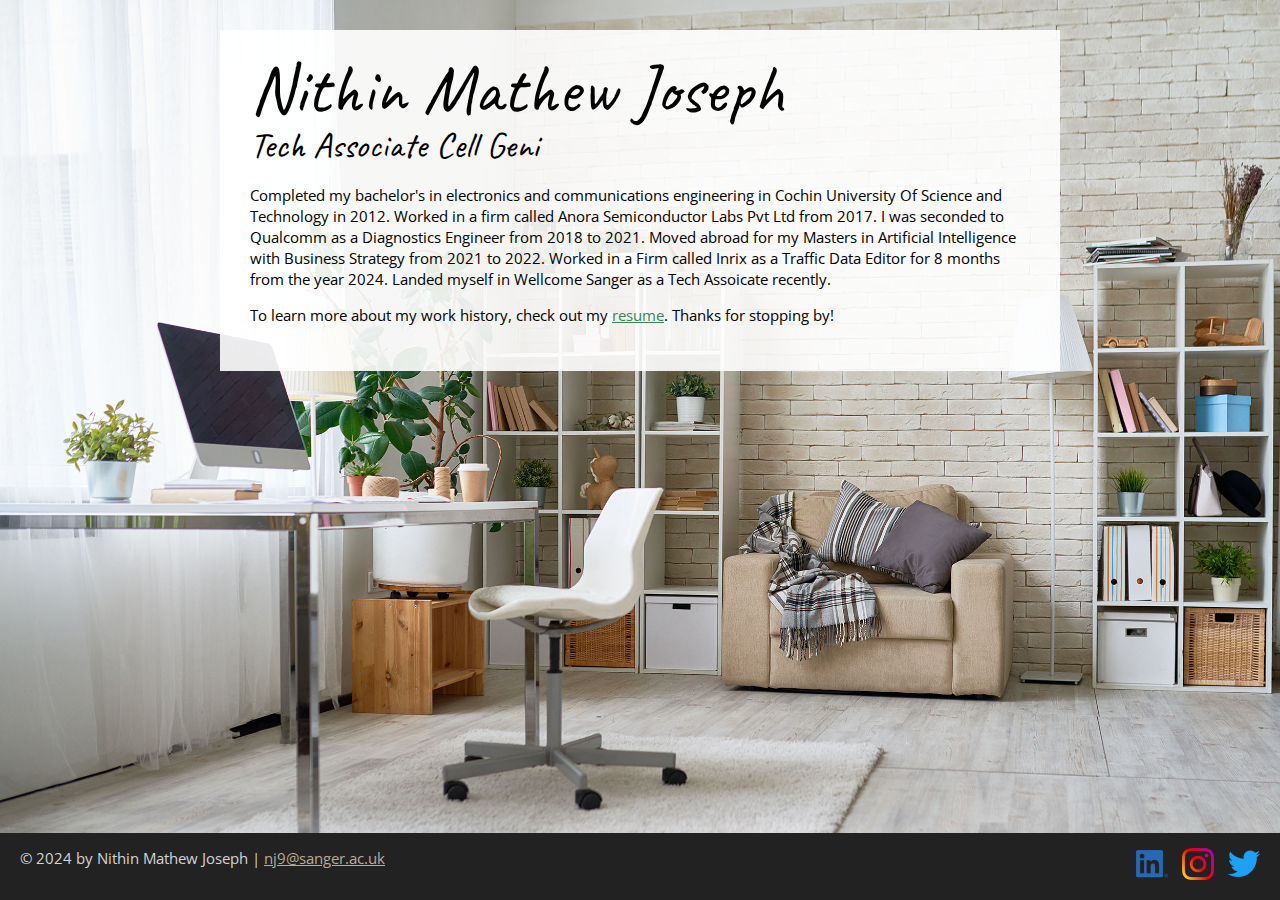
<file: index.html>
<!DOCTYPE html>
<html lang="en">
  <head>
    <meta charset="UTF-8">
    <meta name="viewport" content="width=device-width, initial-scale=1">
    <title>Nithin Mathew Joseph | Tech Associate Cell Geni</title>
    <link rel="preconnect" href="https://fonts.googleapis.com">
    <link rel="preconnect" href="https://fonts.gstatic.com" crossorigin>
    <link href="https://fonts.googleapis.com/css2?family=Caveat:wght@400..700&family=Open+Sans:ital,wght@0,300..800;1,300..800&display=swap" rel="stylesheet">
    <link rel="stylesheet" href="css/style.css">
  </head>
  <body class="home">
    <!-- //  INTRO  // -->
    <div class="content-wrapper">
      <div class="content-bg">
        <header>
          <!-- Start content edits below this line. -->
          <h1>Nithin Mathew Joseph</h1>
          <h2>Tech Associate Cell Geni</h2>

          <!-- End content edits here. -->
        </header>

        <!-- //  ABOUT ME  // -->
        <main>
          <!-- Start content edits below this line. -->
          <p>Completed my bachelor's in electronics and communications engineering in Cochin University Of Science and Technology in 2012. Worked in a firm called Anora Semiconductor Labs Pvt Ltd from 2017. I was seconded to Qualcomm as a Diagnostics Engineer from 2018 to 2021. Moved abroad for my Masters in Artificial Intelligence with Business Strategy from 2021 to 2022. Worked in a Firm called Inrix as a Traffic Data Editor for 8 months from the year 2024. Landed myself in Wellcome Sanger as a Tech Assoicate recently. </p>
          <p>To learn more about my work history, check out my <a href="resume.html"> resume</a>. Thanks for stopping by!</p>

          <!-- End content edits here. -->
        </main>
      </div>
    </div>

    <!-- //  FOOTER INFO, SOCIAL MEDIA  // -->
    <footer>
      <!-- Start content edits below this line. -->
      <p>© 2024 by Nithin Mathew Joseph | <a href="mailto:nj9@sanger.ac.uk">nj9@sanger.ac.uk</a></p>

      <!-- Add or remove any networks. -->
      <ul class="socials">
        <li>
          <a href="https://www.linkedin.com/in/nithin-mathew-joseph/" target="_blank"><img src="images/icon-logo-linkedin.png" alt="LinkedIn"></a>
        </li>
        <li>
          <a href="https://www.instagram.com/" target="_blank"><img src="images/icon-logo-instagram.png" alt="Instagram"></a>
        </li>
        <li>
          <a href="https://x.com/?lang=en" target="_blank"><img src="images/icon-logo-twitter.png" alt="Twitter"></a>
        </li>
      </ul>
      <!-- End content edits here. -->
    </footer>
  </body>
</html>
</file>
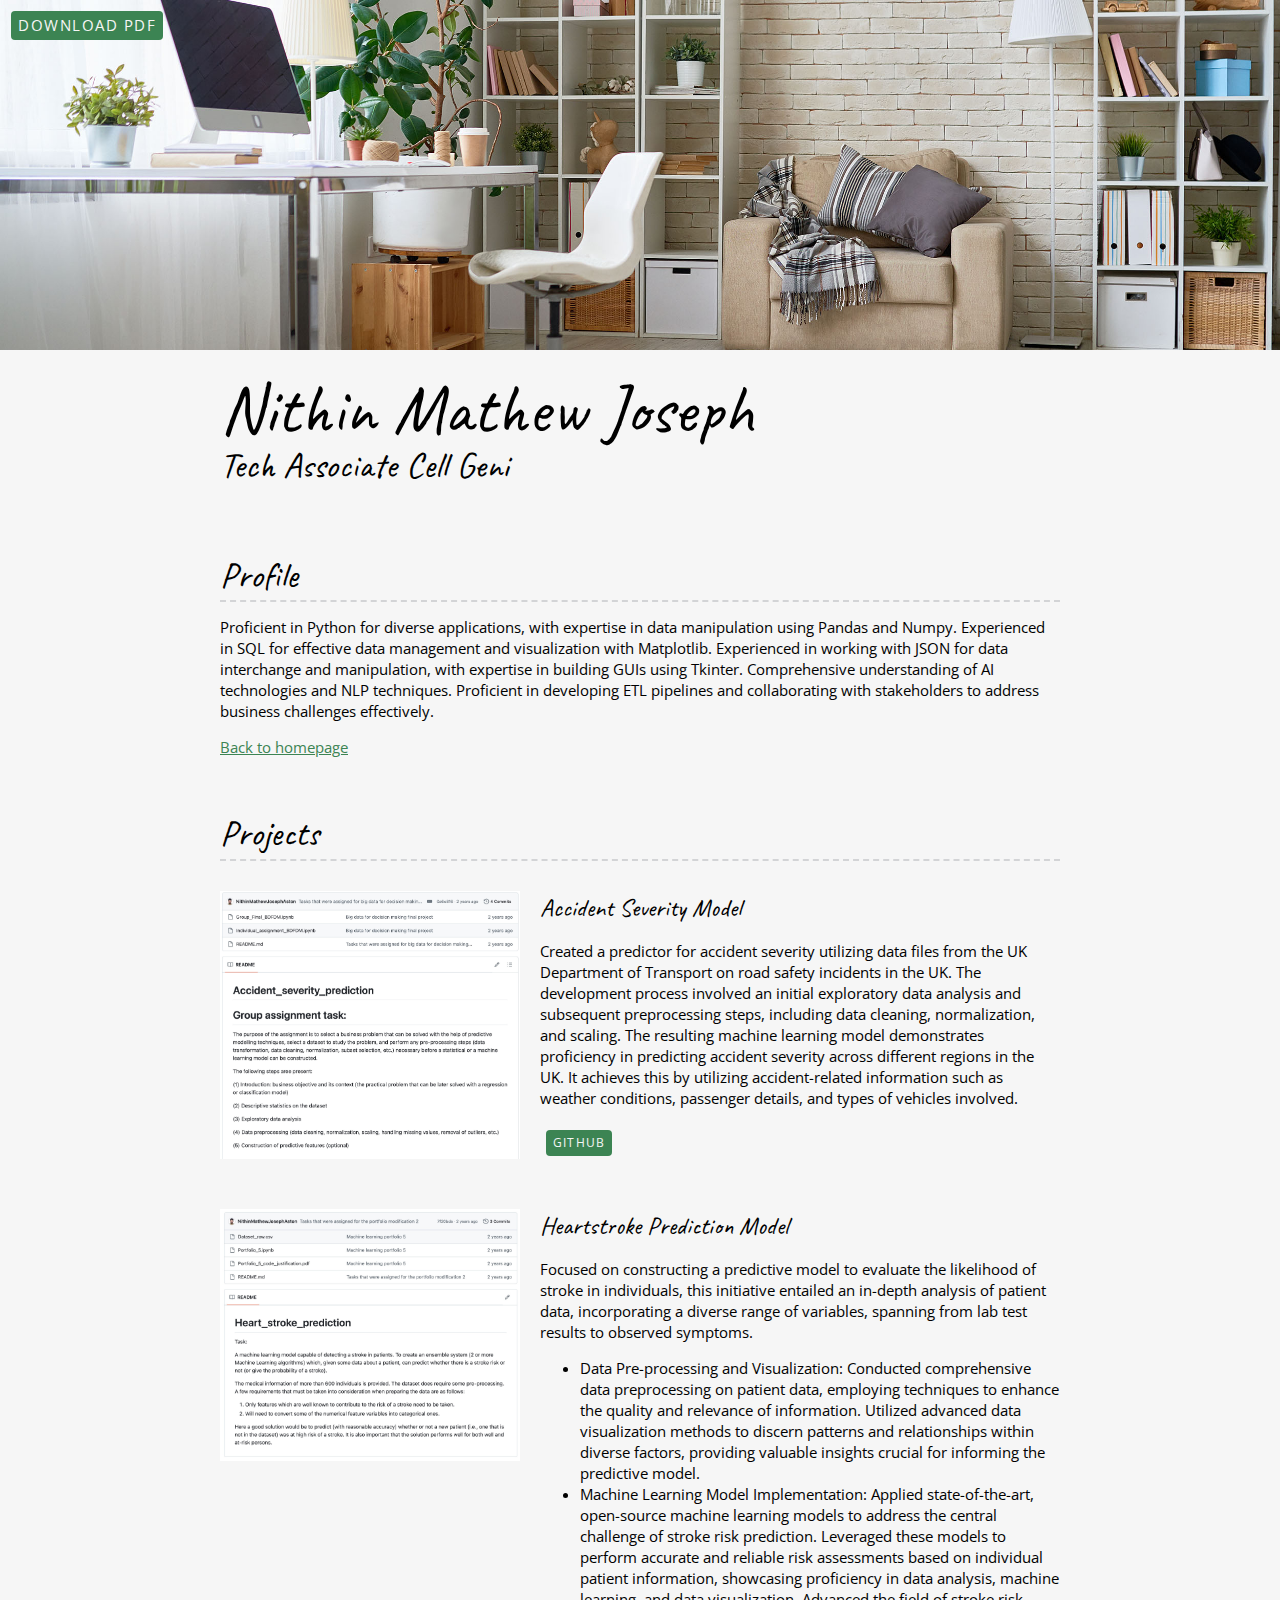
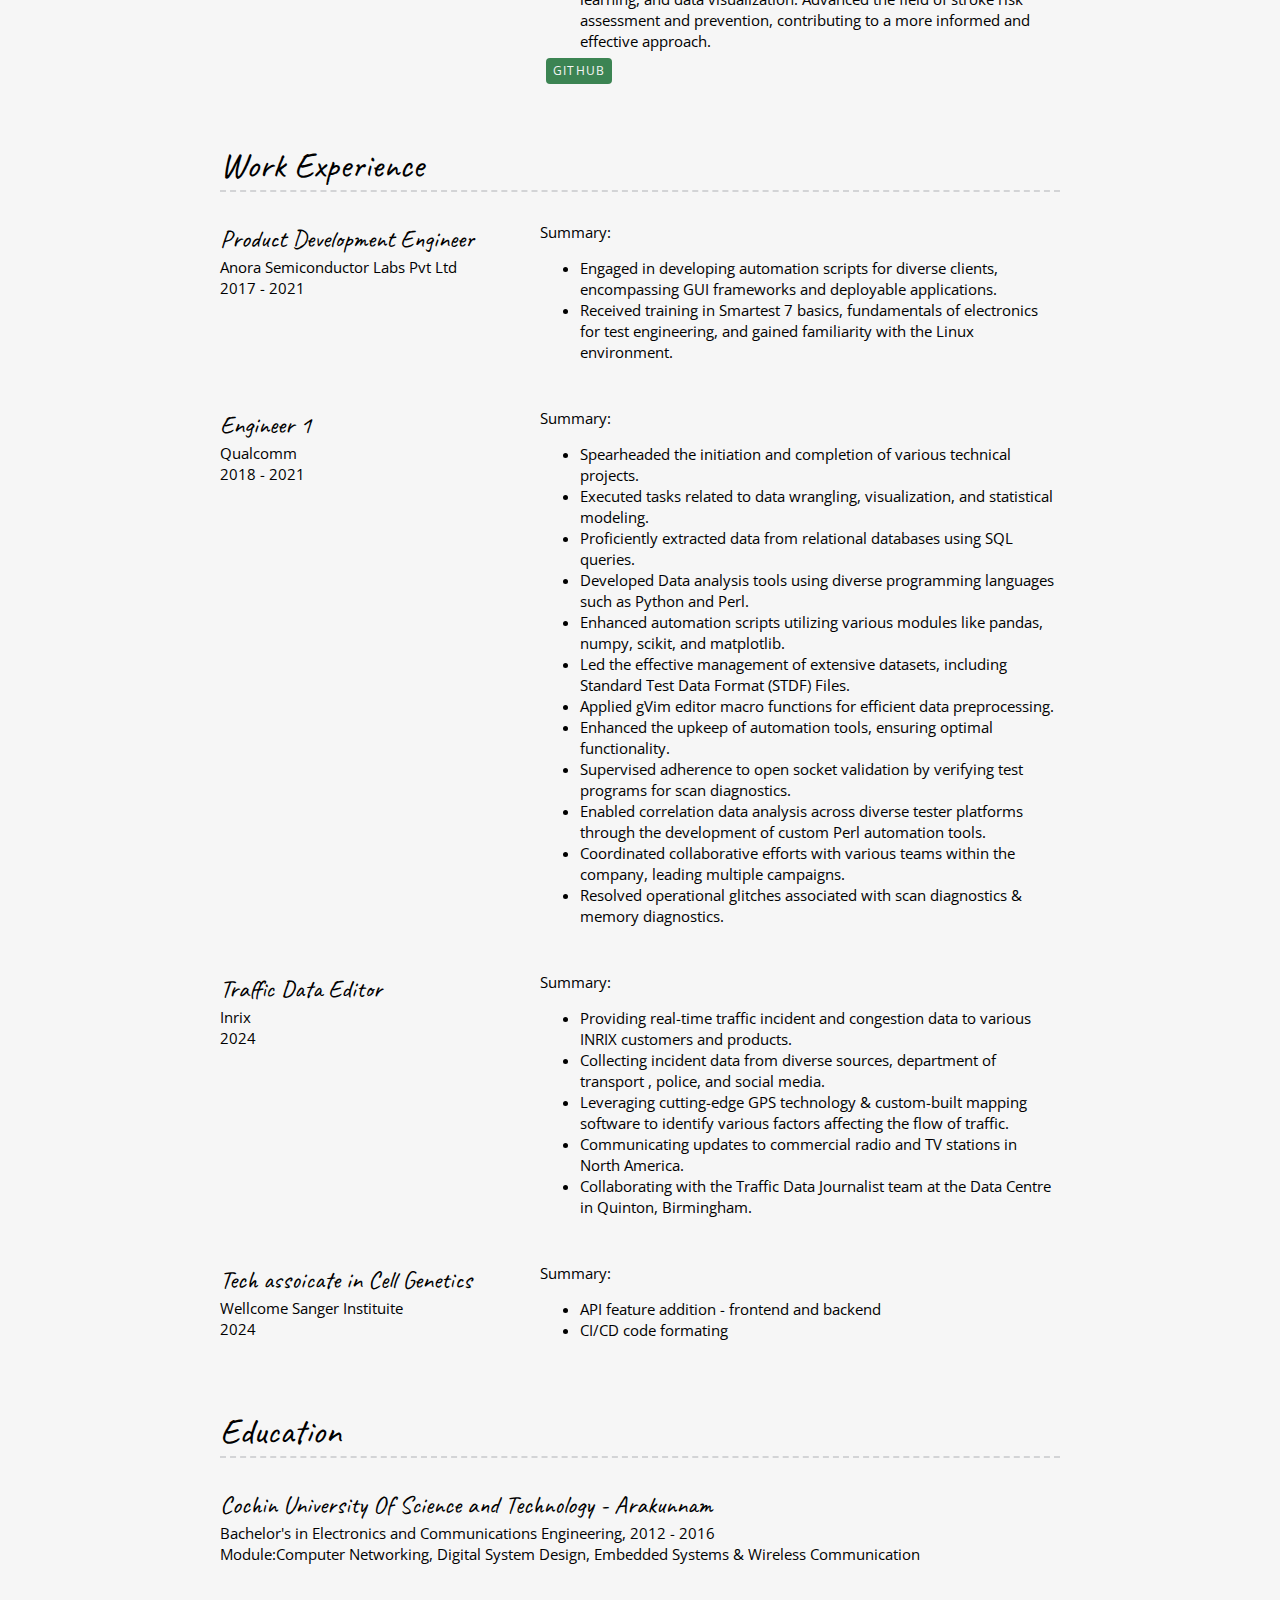
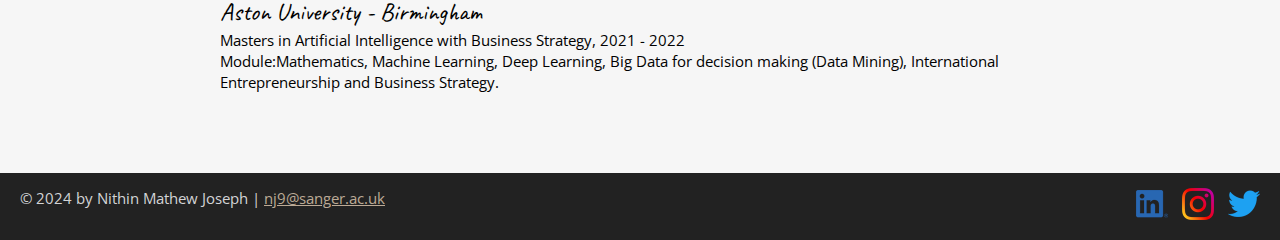
<file: resume.html>
<!DOCTYPE html>
<html lang="en">
  <head>
    <meta charset="UTF-8">
    <meta name="viewport" content="width=device-width, initial-scale=1">
    <title>Resume | Nithin Mathew Joseph | Tech Associate Cell Geni</title>
    <link rel="preconnect" href="https://fonts.googleapis.com">
    <link rel="preconnect" href="https://fonts.gstatic.com" crossorigin>
    <link href="https://fonts.googleapis.com/css2?family=Caveat:wght@400..700&family=Open+Sans:ital,wght@0,300..800;1,300..800&display=swap" rel="stylesheet">
    <link rel="stylesheet" href="css/style.css">
  </head>
  <body class="resume">
    <a class="btn download-link" href="Nithin_Mathew_Joseph_2024_Resume.pdf">Download PDF</a>
    <!-- //  INTRO  // -->
    <header>
      <!-- Start content edits below this line. -->
      <div class="content-wrapper">
        <h1>Nithin Mathew Joseph</h1>
        <h2>Tech Associate Cell Geni</h2>
      </div>
      <!-- End content edits here. -->
    </header>

    <main class="content-wrapper">
      <!-- //  PROFILE  // -->
      <section class="resume-section">
        <!-- Start content edits below this line. -->
        <h2>Profile</h2>
        <p>Proficient in Python for diverse applications, with expertise in data manipulation using Pandas and Numpy. Experienced in SQL for effective data management and visualization with Matplotlib. Experienced in working with JSON for data interchange and manipulation, with expertise in building GUIs using Tkinter. Comprehensive understanding of AI technologies and NLP techniques. Proficient in developing ETL pipelines and collaborating with stakeholders to address business challenges effectively.</p>
        <a href="index.html">Back to homepage</a>

        <!-- End content edits here. -->
      </section>

      <!-- //  PROJECTS  // -->
      <section class="resume-section">
        <!-- Start content edits below this line. -->
        <h2>Projects</h2>

        <!-- To add more items, copy this whole <section></section> block-->
        <div class="project-wrapper">
          <section class="project-item">
            <div class="project-snippet">
              <img src="images/accident_severity_500x.jpg" srcset="" alt="Accident Severity Prediction" width="" height="">
            </div>
            <div class="project-content">
              <h3>Accident Severity Model</h3>
              <p>Created a predictor for accident severity utilizing data files from the UK Department of Transport on road safety incidents in the UK. The development process involved an initial exploratory data analysis and subsequent preprocessing steps, including data cleaning, normalization, and scaling. The resulting machine learning model demonstrates proficiency in predicting accident severity across different regions in the UK. It achieves this by utilizing accident-related information such as weather conditions, passenger details, and types of vehicles involved.</p>
              <!-- link to project -->
              <a class="btn" href="https://github.com/NithinMathewJosephAston/Accident_severity_prediction" target="_blank">github</a>
            </div>
          </section>
          <section class="project-item">
            <div class="project-snippet">
              <img src="images/heartstroke_prediction_500x.jpg" srcset="" alt="Heartstroke Prediction" width="" height="">
            </div>
            <div class="project-content">
              <h3>Heartstroke Prediction Model</h3>
              <p>Focused on constructing a predictive model to evaluate the likelihood of stroke in individuals, this initiative entailed an in-depth analysis of patient data, incorporating a diverse range of variables, spanning from lab test results to observed symptoms.</p>
              <ul>
                <li>Data Pre-processing and Visualization: Conducted comprehensive data preprocessing on patient data, employing techniques to enhance the quality and relevance of information. Utilized advanced data visualization methods to discern patterns and relationships within diverse factors, providing valuable insights crucial for informing the predictive model.</li>
                <li class="fixer">
                Machine Learning Model Implementation: Applied state-of-the-art, open-source machine learning models to address the central challenge of stroke risk prediction. Leveraged these models to perform accurate and reliable risk assessments based on individual patient information, showcasing proficiency in data analysis, machine learning, and data visualization. Advanced the field of stroke risk assessment and prevention, contributing to a more informed and effective approach.
                </li>
              </ul>
              <!-- link to project -->
              <a class="btn" href="https://github.com/NithinMathewJosephAston/Heart_stroke_prediction" target="_blank">github</a>
            </div>
          </section>
        </div>
        <!-- End content edits here. -->
      </section>

      <!-- //  WORK EXPERIENCE  // -->
      <section class="resume-section">
        <!-- Start content edits below this line.  -->
        <h2>Work Experience</h2>

        <!-- To add more items, copy this whole <section></section> block -->
        <section class="work-item">
          <div class="work-details">
            <h3>Product Development Engineer</h3>
            <p>Anora Semiconductor Labs Pvt Ltd</p>
            <p>2017 - 2021</p>
          </div>
          <div class="work-summary">
            <p>Summary:</p>
            <ul>
              <li>Engaged in developing automation scripts for diverse clients, encompassing GUI frameworks and deployable applications.</li>
              <li>Received training in Smartest 7 basics, fundamentals of electronics for test engineering, and gained familiarity with the Linux environment.</li>
            </ul>
          </div>
        </section>
        <section class="work-item">
          <div class="work-details">
            <h3>Engineer 1</h3>
            <p>Qualcomm</p>
            <p>2018 - 2021</p>
          </div>
          <div class="work-summary">
            <p>Summary:</p>
            <ul>
              <li>Spearheaded the initiation and completion of various technical projects.</li>
              <li>Executed tasks related to data wrangling, visualization, and statistical modeling.</li>
              <li>Proficiently extracted data from relational databases using SQL queries.</li>
              <li>Developed Data analysis tools using diverse programming languages such as Python and Perl.</li>
              <li>Enhanced automation scripts utilizing various modules like pandas, numpy, scikit, and matplotlib.</li>
              <li>Led the effective management of extensive datasets, including Standard Test Data Format (STDF) Files.</li>
              <li>Applied gVim editor macro functions for efficient data preprocessing.</li>
              <li>Enhanced the upkeep of automation tools, ensuring optimal functionality.</li>
              <li>Supervised adherence to open socket validation by verifying test programs for scan diagnostics.</li>
              <li>Enabled correlation data analysis across diverse tester platforms through the development of custom Perl automation tools.</li>
              <li>Coordinated collaborative efforts with various teams within the company, leading multiple campaigns.</li>
              <li>Resolved operational glitches associated with scan diagnostics & memory diagnostics.</li>
            </ul>
          </div>
        </section>
        <section class="work-item">
          <div class="work-details">
            <h3>Traffic Data Editor</h3>
            <p>Inrix</p>
            <p>2024</p>
          </div>
          <div class="work-summary">
            <p>Summary:</p>
            <ul>
              <li>Providing real-time traffic incident and congestion data to various INRIX customers and products.</li>
              <li>Collecting incident data from diverse sources, department of transport , police, and social media.</li>
              <li>Leveraging cutting-edge GPS technology & custom-built mapping software to identify various factors affecting the flow of traffic.</li>
              <li>Communicating updates to commercial radio and TV stations in North America.</li>
              <li>Collaborating with the Traffic Data Journalist team at the Data Centre in Quinton, Birmingham.</li>
            </ul>
          </div>
        </section>
        <section class="work-item">
          <div class="work-details">
            <h3>Tech assoicate in Cell Genetics</h3>
            <p>Wellcome Sanger Instituite</p>
            <p>2024</p>
          </div>
          <div class="work-summary">
            <p>Summary:</p>
            <ul>
              <li>API feature addition - frontend and backend</li>
              <li>CI/CD code formating</li>
            </ul>
          </div>
        </section>
        <!-- End content edits here. -->
      </section>

      <!-- //  EDUCATION & CERTIFICATIONS  // -->
      <section class="resume-section">
        <!-- Start content edits below this line.  -->
        <h2>Education</h2>

        <!-- To add more items, copy this whole <section></section> block -->
        <section class="education-item">
          <h3>Cochin University Of Science and Technology - Arakunnam</h3>
          <p>Bachelor's in Electronics and Communications Engineering, 2012 - 2016</p>
          <p>Module:Computer Networking, Digital System Design, Embedded Systems & Wireless Communication</p>
        </section>
        <section class="education-item">
          <h3>Aston University - Birmingham</h3>
          <p>Masters in Artificial Intelligence with Business Strategy, 2021 - 2022</p>
          <p>Module:Mathematics, Machine Learning, Deep Learning, Big Data for decision making (Data Mining), International Entrepreneurship and Business Strategy.</p>
        </section>
        <!-- End content edits here. -->
      </section>
    </main>

    <!-- //  FOOTER INFO, SOCIAL MEDIA  // -->
    <footer>
      <!-- Start content edits below this line. -->
      <p>© 2024 by Nithin Mathew Joseph | <a href="mailto:nj9@sanger.ac.uk">nj9@sanger.ac.uk</a></p>

      <!-- Add or remove any networks. -->
      <ul class="socials">
        <li>
          <a href="https://www.linkedin.com/in/nithin-mathew-joseph/" target="_blank"><img src="images/icon-logo-linkedin.png" alt="LinkedIn"></a>
        </li>
        <li>
          <a href="https://www.instagram.com/" target="_blank"><img src="images/icon-logo-instagram.png" alt="Instagram"></a>
        </li>
        <li>
          <a href="https://x.com/?lang=en" target="_blank"><img src="images/icon-logo-twitter.png" alt="Twitter"></a>
        </li>
      </ul>
      <!-- End content edits here. -->
    </footer>
  </body>
</html>
</file>
<file: css/style.css>
/*
COLOR PALETTE

Dark green    #3c8453
Sandy beige   #bcaa96
Dark gray     #222222
Light gray    #d3d4d6
Off-white     #f6f6f6
*/

/* GLOBAL STYLES
----------------------------------*/
/* 
  https://www.paulirish.com/2012/box-sizing-border-box-ftw/
*/
html {
    box-sizing: border-box;
    font-size: 62.5%; /* setting the default to 10 pixels */
}
*, *:before, *:after {
    box-sizing: inherit;
}
html, body {
    height: 100%;
}
body {
    background: #f6f6f6;
    margin: 0;
    font-family: "Open Sans", sans-serif;
    font-size: 1.5rem;
    line-height: 1.4;
}

h1, h2, h3 {
    font-family: "Caveat", cursive;
    font-weight: 400;
    margin: 0;
}

h1{
    font-size: 7rem;
    line-height: 0.85;
}

h2{
    font-size: 3.6rem;
}

h3{
    font-size: 2.5rem;
}

/* links */
a {
    color: #3c8453;
}
a:hover {
    color: #bcaa96;
    text-decoration: none;
}
footer a{
    color: #bcaa96;
}
footer a:hover {
    color:#3c8453;
    text-decoration: none;
}
.btn{
    background: #3c8453;
    color: #f6f6f6;
    text-decoration: none;
    text-transform: uppercase;
    font-size: 1.2rem;
    display: inline-block;
    padding: 7px;
    letter-spacing: .1em;
    line-height: 1;
    border-radius: 4px;
    margin: 6px;
}
.content-wrapper{
    margin: 0 auto;
    padding: 30px;
    max-width: 900px;
}
/*HOME
----------------------------------*/
.home{
    background: url(../images/bg-home-office-studio.jpg) no-repeat;
    background-size: cover;
    display: flex;
    flex-direction: column;
}
.home .content-wrapper{
    flex: 1 0 auto;
}
.content-bg{
    background: rgb(255 255 255 / 0.9);
    padding: 30px;
}
@media screen and (max-width:650) {
    .home .content-wrapper{
        padding: 10px;
    }
    .content-bg{
        padding: 20px;
    }
}
/*Projects
----------------------------------*/
.project-item{
    margin: 30px 0;
}
.project-item img{
    width: 300px;
}
@media screen and (min-width:860px) {
    .project-item{
        display: grid;
        grid-template-columns: 300px 1fr;
        grid-gap: 20px;
    }
    .project-item img{
        float: left;
        margin-right: 20px;
        margin-bottom: 20px;
    }
}
@media screen and (min-width:650px) and (max-width:859px) {
    .project-wrapper{
        display: grid;
        grid-template-columns: repeat(2, 1fr);
        column-gap:20px;
    }
    .project-item img{
        width:100%;
    }
}
@media screen and (max-width:500px) {
    .project-item img{
        width:100%;
        margin-bottom: 10px;
    }
}
.fixer{
    float: left;
}
/*Work Experience
----------------------------------*/
.work-item{
    margin: 30px 0;
}

.work-details p {
    margin: 0;
}

@media screen and (min-width:860px) {
    .work-item{
        display: grid;
        grid-template-columns: 300px 1fr;
        grid-gap: 20px;
    }
    .work-summary p:first-child{
        margin-top: 0;
    }
}

/*Education
----------------------------------*/
.education-item{
    margin: 30px 0;
}

.education-item p{
    margin:0;
}

/*RESUME
----------------------------------*/
.resume header::before{
    background: url(../images/bg-home-office-studio.jpg) center;
    background-size: cover;
    content: "";
    display: block;
    height: 350px;
}
.resume-section{
    margin-bottom: 50px;
}
.resume-section h2{
    border-bottom: 2px dashed #d3d4d6;
}
.download-link{
    position: fixed;
    top: 5px;
    left: 5px;
    font-size: 1.5rem;
}
@media screen and (max-width:1200px){
    .download-link{
        position: absolute;
    }
}
@media screen and (max-width:600px) {
    .resume header::before {
        height:200px;
    }
    h1{
        font-size: 4rem;
    }
    h2{
        font-size: 3.0rem;
    }
}
/*FOOTER
----------------------------------*/
footer{
    background: #222;
    color: #d3d4d6;
}
.socials{
    list-style-type: none;
   padding: 0;
}
.socials li{
    display: inline-block;
    margin-left: 10px;
}
.socials img{
    width: 32px;
}
.socials img:hover{
    opacity: 0.5;
}
@media screen and (min-width:860px) {
    footer{
        display: flex;
        justify-content: space-between;
        padding: 0 20px;
    }
}

@media screen and (max-width:859px) {
    footer{
        text-align: center;
        padding:10px;
    }
}
</file>
